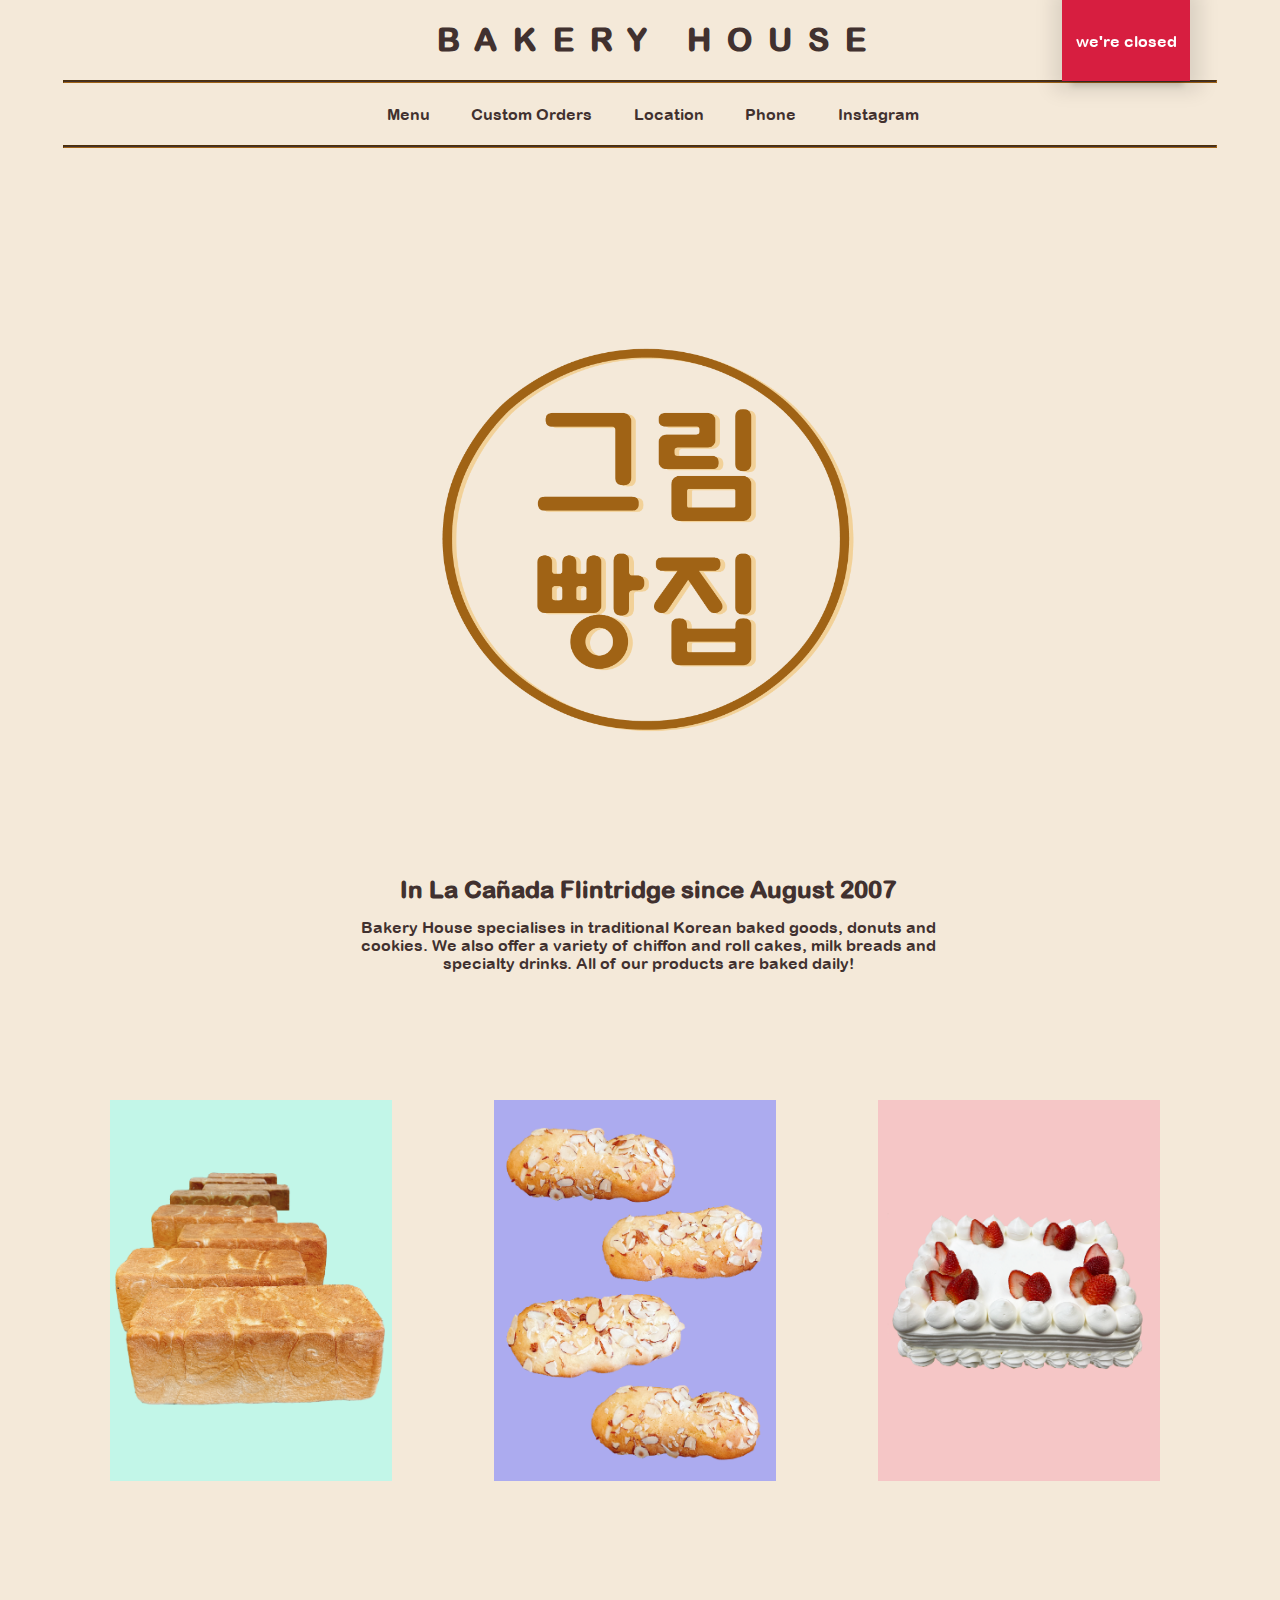
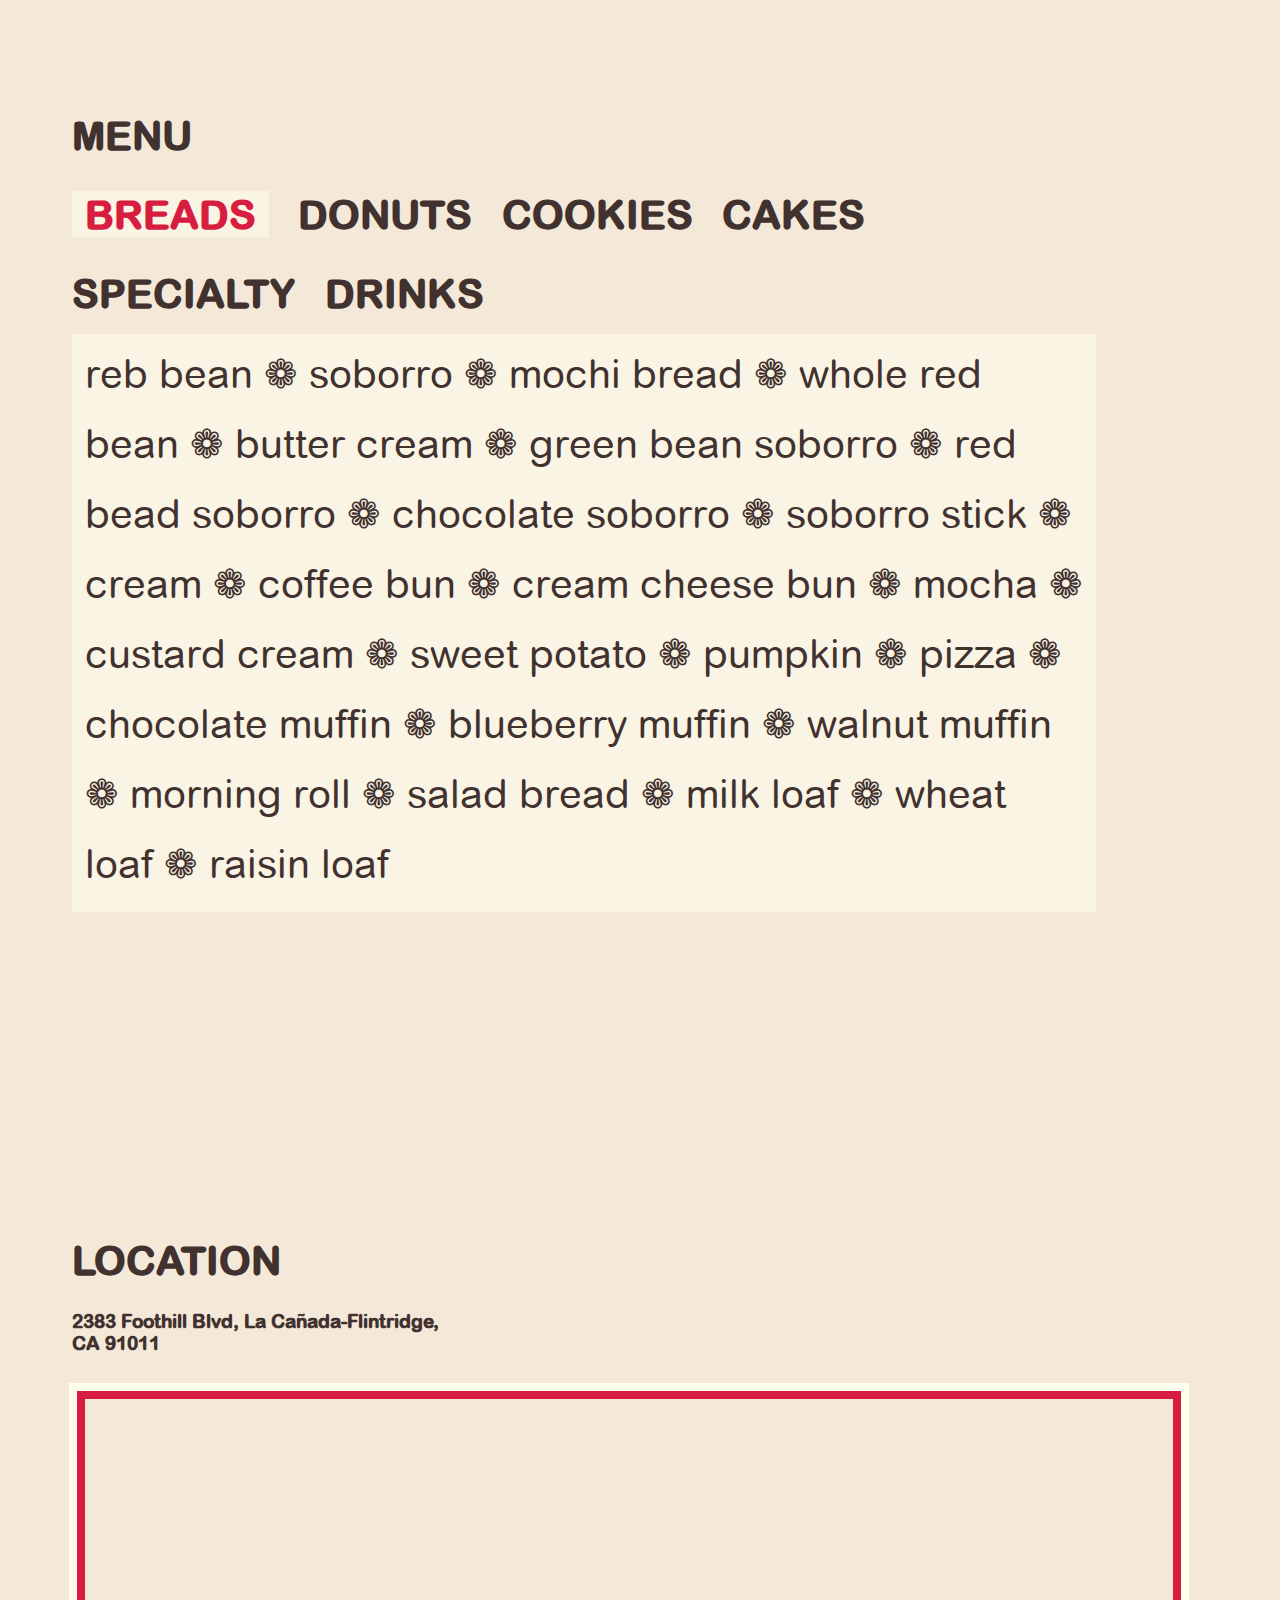
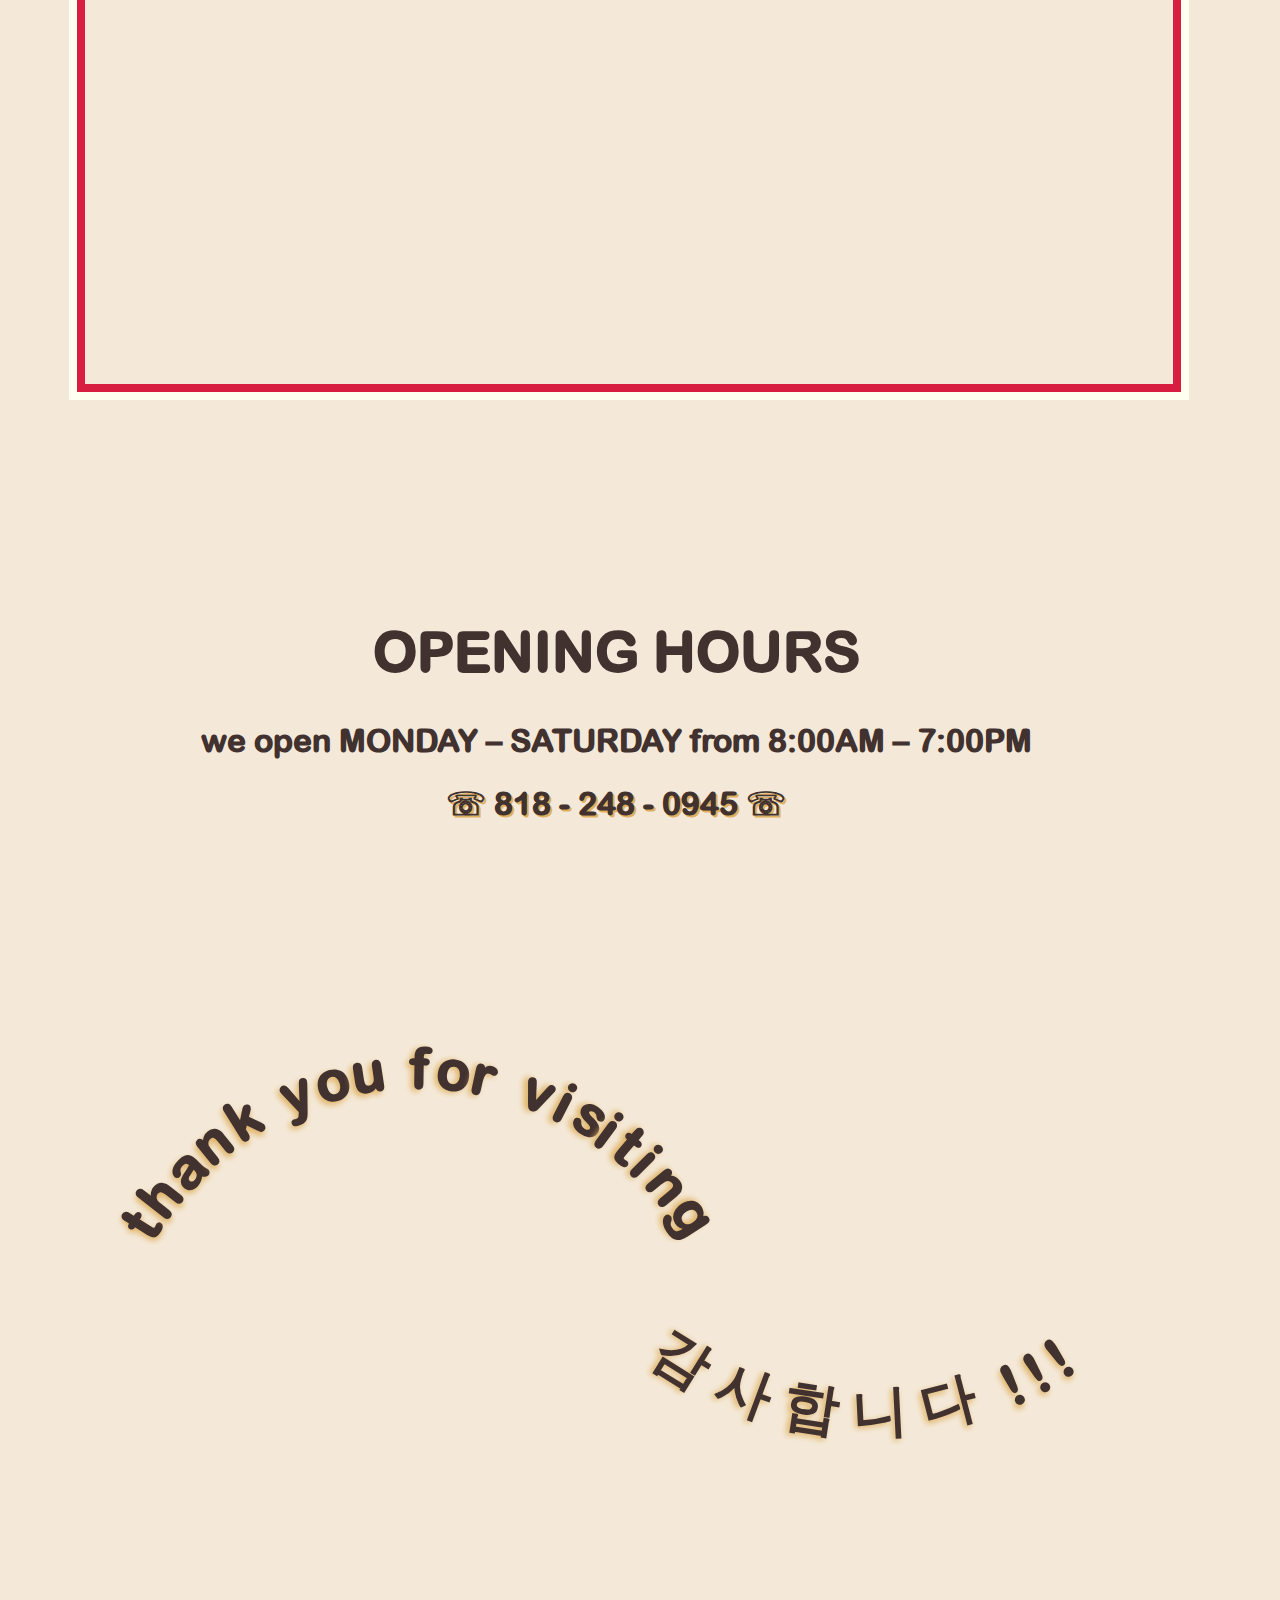
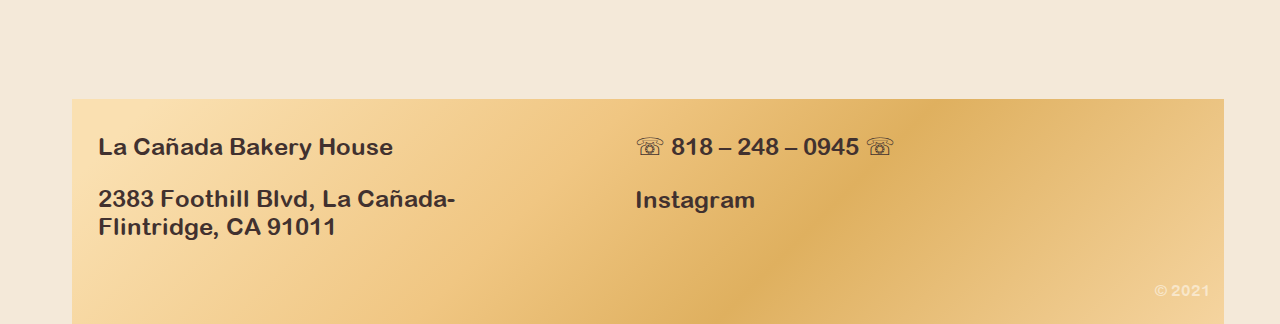
<file: index.html>
<!DOCTYPE html>
<html>
<head>
	<meta charset="utf-8">		
	<title>Bakery House La Cañada Flintridge</title>
	<meta name ="description" content="Bakery House specialises in traditional Korean baked goods, donuts and cookies. We also offer a variety of chiffon and roll cakes, milk breads and specialty drinks. All of our products are baked daily!">
	<meta name="keywords" content="Bakery, La Cañada, Los Angeles, Korean Bakery, Bakery House, La Cañada-Flintridge, 그림빵집, chiffon cake, cakes, red bean, California, Family Owned, Korean Food, Korean, Birthday Cake, Custom Cake, dessert, Custom Order, Fresh, drinks, cookies ">
	<link href="assets/css/main.css" media="all" rel="stylesheet" type="text/css" />
	<link rel="icon" href="assets/img/favicon.png" />
	<script type="text/javascript" src="assets/js/jquery-3.3.1.min.js"></script>
	<script src="https://code.jquery.com/jquery-3.3.1.min.js" 
        integrity="sha256-FgpCb/KJQlLNfOu91ta32o/NMZxltwRo8QtmkMRdAu8=" 
        crossorigin="anonymous"></script>
	<script type="text/javascript" src="assets/js/jquery.instagramFeed.js"></script>
	<script type="text/javascript" src="assets/js/circletype.min.js"></script>
	<script type="text/javascript" src="assets/js/jquery.fittext.js"></script>
</head>
<body>
	<div id="header">
		<h1>BAKERY HOUSE</h1>
		<div class="hours">
			<div class="statement"></div>
		</div> 
		<div></div> 
		<div class="secondShadow"></div>
		<hr>
		<div class="nav">
			<a href="#menuNav"><button>Menu</button></a>
			<a href="./orders.html"><button>Custom Orders</button></a>
			<a href="#location"><button>Location</button></a>
			<button><a href="tel:818-248-0945">Phone</a></button>
			<a href="https://www.instagram.com/lc_bakeryhouse/" target="_blank"><button>Instagram</button></a>
		</div>
		<hr>
	</div>
	
	<div id="wrapper">
			<div class="neon">
				<img class="logo" src="assets/img/logo2.png" alt="그림빵집 Bakery House Logo">	
			</div>
			<div class="about">
				<h2>In La Cañada Flintridge since August 2007</h2>
				<p>Bakery House specialises in traditional Korean baked goods, donuts and cookies. We also offer a variety of chiffon and roll cakes, milk breads and specialty drinks. All of our products are baked daily!</p>
			</div>
			<div class="set1">
				<div class="content img-clickBread">
			  		<img src="assets/img/website-01.png" alt="our signature milk bread">
			  		<p class="caption">BREAD</p></a>
				</div>
				<div class="content img-clickCookies">
			    	<img src="assets/img/website-02.png" alt="variety of cookies">
			    	<p class="caption">COOKIES</p>

			  	</div>
			  	<div class="content img-clickCake">
			    	<img src="assets/img/website-03.png" alt="chiffon cakes">
			    	<p class="caption">CAKE</p>
			  	</div>
			</div>
			<div id="menuNav" class="menu">
				<h1 id="menu">MENU</h1>
				<h2  class="clickBread highlight menuActive">BREADS</h2> <h2 class="clickDonut">DONUTS</h2> <h2 class="clickCookie">COOKIES</h2> <h2 class="clickCake">CAKES</h2> <h2 class="clickSpecial">SPECIALTY</h2> <h2 class="clickDrink">DRINKS</h2>
				<div id="bread" class="bread items active ">
					<p>reb bean ❁ soborro ❁ mochi bread ❁ whole red bean ❁ butter cream ❁ green bean soborro ❁  red bead soborro ❁ chocolate soborro ❁ soborro stick ❁ cream ❁ coffee bun ❁ cream cheese bun ❁ mocha ❁ custard cream ❁ sweet potato ❁ pumpkin ❁ pizza ❁ chocolate muffin ❁ blueberry muffin ❁ walnut muffin ❁ morning roll ❁ salad bread ❁ milk loaf ❁ wheat loaf ❁ raisin loaf</p>
				</div>
				<div class="donut">
					<p>red bean ❀ croquette ❀ sesame glutinous rice ball ❀ white bean ❀ twisted donut</p>
				</div>
				<div class="cookie">
					<p>white bean ✽ romeo ✽ cheese ✽ chocolate ✽ marble ✽ oatmeal ✽ cinnamon yam manjyu ✽ cinnamon green bean manjyu ✽ white bean manjyu ✽ thin almond senbei ✽  pastry ✽ sesame ✽ corn ✽ madeleine ✽ cinnamon  ✽ chocolate buche ✽ vanilla buche ✽ butter ring ✽ almond stick ✽ sesame ✽ assortment of macarons</p>
				</div>
				<div class="cake">
					<p>vanilla ✿ blueberry chiffon ✿ chocolate chiffon ✿ green tea chiffon ✿ mocha chiffon ✿ big castella ✿ small castella ✿ small chocolate ✿ vanilla mini cake ✿ chocolate mini cake ✿ orange cupcakes ✿ chocolate pound cake ✿ vanilla roll cake ✿ green tea roll cake ✿ chocolate roll cake ✿ sponge cake ✿ <a href="./orders.html">custom cakes</a></p>
				</div>
				<div class="specialty">
					<p>mochi [filled with red bean] ✻ shaved iced ✻ vanilla napoleon ✻ chocolate napoleon ✻ healthy castella ✻ tofu cracker</p>
				</div>	
				<div class="drink">
					<b style="text-decoration: underline lightSkyBlue">HOT</b>
					<p>yuzu tea  ❊ honey ginger  ❊ honey jujube  ❊ buckwheat  ❊ mulberry leaves  ❊ green tea  ❊ hot cocoa  ❊ coffee  ❊ milk tea  ❊ taro tea</p>

					<b style="text-decoration: underline salmon">COLD</b>
					<p>rice juice ❊ ice coffee ❊ ice green tea ❊ thai tea ❊ milk tea  ❊ taro tea ❊ lemonade [peach, mango, strawberry] ❊ smoothies [mango, strawberry, mocha latte, green apple] </p>
				</div>
			</div>
			<div id="location" class="location">
				<h1>LOCATION</h1>
				<h3>2383 Foothill Blvd, La Cañada-Flintridge,<br> CA 91011</h3>
				<iframe src="https://www.google.com/maps/embed?pb=!1m18!1m12!1m3!1d1385.5722515187595!2d-118.23044253587918!3d34.21916933707568!2m3!1f0!2f0!3f0!3m2!1i1024!2i768!4f13.1!3m3!1m2!1s0x80c2ea40b77635e7%3A0x86e8712a8aaf5cbb!2sBakery%20House!5e0!3m2!1sen!2sus!4v1603942462380!5m2!1sen!2sus allowfullscreen="" aria-hidden="false" tabindex="0"></iframe>
				<br><br><br><br><br><br>
			</div>
			<div class="time">
				<h1>OPENING HOURS</h1>
				<h2>we open MONDAY – SATURDAY from 8:00AM – 7:00PM</h2>
				<h2><a href="tel:818-248-0945">&#x260F; 818 - 248 - 0945 &#x260F;</a></h2>
			</div>
			<!-- <div class="igHeader"><a href="https://www.instagram.com/bakeryhouse_lacanada" target="_blank"><h1>OUR INSTAGRAM</h1></a></div>
			<div id="ig" class="instagram_feed"> -->
			<!-- </div> -->
			<div class="end">
				<h1 id="thankYou">thank you for visiting</h1>
				<h1 id="kThanks">감사합니다 !!!</h1>
			</div>	
			<div class="footer">
				<div class="text left">
					<p>La Cañada Bakery House</p>
					<p>2383 Foothill Blvd, La Cañada-Flintridge, CA 91011</p>
				 </div>	
				 <div class="text right">
				 	<p><a href="tel:818-248-0945">&#x260F; 818 – 248 – 0945 &#x260F;</a></p>
				 	<p><a href="https://www.instagram.com/lc_bakeryhouse" target="_blank">Instagram</a></p>
				 </div>
				<p class="copy">&#169; 2021</p>	
			</div>
	</div>
	<div id="floating"></div>		
	<script>

		$(document).on('click', 'a[href^="#"]', function(e) {
		    // target element id
		    var id = $(this).attr('href');
		    
		    // target element
		    var $id = $(id);
		    if ($id.length === 0) {
		        return;
		    }
		    e.preventDefault();
		    
		    var pos = $id.offset().top - 200;
		    
		    $('body, html').animate({scrollTop: pos});
		});

		$(document).ready(function() {

			var thanks = new CircleType(document.getElementById('thankYou'))
  			.radius(360);

			$(thankYou.element).fitText();

			var korean = new CircleType(document.getElementById('kThanks'))
			.dir(-1)
  			.radius(360);

  			$(kThanks.element).fitText();

			var today = new Date(),
				n = today.getHours(),
				date = $("<div/>"); 
	 		
			date.addClass("statement");


			if ((n < 19) && (n >= 8)){
				$(".statement").append("we're open!");
				$(".statement").css("color","#d71e40");
				$(".hours").css("background-color", "#f5d49f")
			}else{
				$(".statement").append("we're closed");
				$(".hours").css("background-color", "#d71e40")
				$(".statement").css("color","white");
			}

			$(".img-clickBread").click(function(){
				scrollTo($('#bread'),1500);
				showBread ();
			})

			function showBread () {
				$(".bread").css("display", "block");
				$(".donut").css("display", "none");
				$(".cake").css("display", "none");
				$(".cookie").css("display", "none");
				$(".drink").css("display", "none");
				$(".specialty").css("display", "none");

				$(".bread").addClass("active");
				$(".clickBread").addClass("menuActive");
				$(".clickBread").css("color","#d71e40");

				$(".clickCake").removeClass("menuActive");
				$(".clickCookie").removeClass("menuActive");
				$(".clickDrink").removeClass("menuActive");
				$(".clickDonut").removeClass("menuActive");
				$(".clickSpecial").removeClass("menuActive");

				$(".clickCake").css("color","#41312F");
				$(".clickDonut").css("color","#41312F");
				$(".clickCookie").css("color","#41312F");
				$(".clickDrink").css("color","#41312F");
				$(".clickSpecial").css("color","#41312F");
			}

			$(".clickBread").click(function() {
				showBread ()
			})

			$(".clickDonut").click(function() {
				$(".bread").css("display", "none");
				$(".donut").css("display", "block");
				$(".cake").css("display", "none");
				$(".cookie").css("display", "none");
				$(".drink").css("display", "none");
				$(".specialty").css("display", "none");

				$(".donut").addClass("active");
				$(".clickDonut").addClass("menuActive");
				$(".clickDonut").css("color","#d71e40");

				$(".clickCake").removeClass("menuActive");
				$(".clickBread").removeClass("menuActive");
				$(".clickCookie").removeClass("menuActive");
				$(".clickDrink").removeClass("menuActive");
				$(".clickSpecial").removeClass("menuActive");

				$(".clickCake").css("color","#41312F");
				$(".clickBread").css("color","#41312F");
				$(".clickCookie").css("color","#41312F");
				$(".clickDrink").css("color","#41312F");
				$(".clickSpecial").css("color","#41312F");

			});	

			$(".img-clickCake").click(function(){
				scrollTo($('#cake'),1500);
				showCake();
			})

			$(".clickCake").click(function() {
				showCake();
			})

			function showCake(){
				$(".bread").css("display", "none");
				$(".donut").css("display", "none");
				$(".cake").css("display", "block");
				$(".cookie").css("display", "none");
				$(".drink").css("display", "none");
				$(".specialty").css("display", "none");

				$(".cake").addClass("active");
				$(".clickCake").addClass("menuActive");
				$(".clickCake").css("color","#d71e40");

				$(".clickBread").removeClass("menuActive");
				$(".clickCookie").removeClass("menuActive");
				$(".clickDrink").removeClass("menuActive");
				$(".clickDonut").removeClass("menuActive");
				$(".clickSpecial").removeClass("menuActive");

				$(".clickBread").css("color","#41312F");
				$(".clickCookie").css("color","#41312F");
				$(".clickDrink").css("color","#41312F");
				$(".clickDonut").css("color","#41312F");
				$(".clickSpecial").css("color","#41312F");
			}

			$(".img-clickCookies").click(function(){
				scrollTo($('#cookie'),1500);
				showCookie();
			})

			$(".clickCookie").click(function() {
				showCookie();
			})

			function showCookie () {
				$(".bread").css("display", "none");
				$(".donut").css("display", "none");
				$(".cake").css("display", "none");
				$(".cookie").css("display", "block");
				$(".drink").css("display", "none");
				$(".specialty").css("display", "none");

				$(".cookie").addClass("active");
				$(".clickCookie").addClass("menuActive");
				$(".clickCookie").css("color","#d71e40");

				$(".clickBread").removeClass("menuActive");
				$(".clickCake").removeClass("menuActive");
				$(".clickDrink").removeClass("menuActive");
				$(".clickDonut").removeClass("menuActive");
				$(".clickSpecial").removeClass("menuActive");

				$(".clickBread").css("color","#41312F");
				$(".clickCake").css("color","#41312F");
				$(".clickDrink").css("color","#41312F");
				$(".clickDonut").css("color","#41312F");
				$(".clickSpecial").css("color","#41312F");
			}

			$(".clickDrink").click(function() {
				$(".bread").css("display", "none");
				$(".donut").css("display", "none");
				$(".cake").css("display", "none");
				$(".cookie").css("display", "none");
				$(".specialty").css("display", "none");
				$(".drink").css("display", "block");

				$(".drink").addClass("active");
				$(".clickDrink").addClass("menuActive");
				$(".clickDrink").css("color","#d71e40");

				$(".clickBread").removeClass("menuActive");
				$(".clickCookie").removeClass("menuActive");
				$(".clickCake").removeClass("menuActive");
				$(".clickDonut").removeClass("menuActive");
				$(".clickSpecial").removeClass("menuActive");

				$(".clickBread").css("color","#41312F");
				$(".clickCookie").css("color","#41312F");
				$(".clickCake").css("color","#41312F");
				$(".clickDonut").css("color","#41312F");
				$(".clickSpecial").css("color","#41312F");
			});

			$(".clickSpecial").click(function() {
				$(".bread").css("display", "none");
				$(".donut").css("display", "none");
				$(".cake").css("display", "none");
				$(".cookie").css("display", "none");
				$(".drink").css("display", "none");
				$(".specialty").css("display", "block");

				$(".specialty").addClass("active");
				$(".clickSpecial").addClass("menuActive");
				$(".clickSpecial").css("color","#d71e40");

				$(".clickBread").removeClass("menuActive");
				$(".clickCookie").removeClass("menuActive");
				$(".clickCake").removeClass("menuActive");
				$(".clickDonut").removeClass("menuActive");
				$(".clickDrink").removeClass("menuActive");

				$(".clickBread").css("color","#41312F");
				$(".clickCookie").css("color","#41312F");
				$(".clickCake").css("color","#41312F");
				$(".clickDonut").css("color","#41312F");
				$(".clickDrink").css("color","#41312F");
			});

			function getRandomInt(min, max) {
				return Math.floor(Math.random() * (max - min)) + min;
			}

			// var x1 = getRandomInt(25,40),
			// 	x2 = getRandomInt(55,75),
			// 	x3 = getRandomInt(85,95),
			// 	y1 = getRandomInt(80,100),
			// 	y2 = getRandomInt(155,175),
			// 	y3 = getRandomInt(180,195),
			// 	y4 = getRandomInt(220,235),
			// 	y5 = getRandomInt(200,205),
			// 	y5 = getRandomInt(240,265),
			// 	y6 = getRandomInt(255,275),
			// 	y7 = getRandomInt(260,280),
			// 	y8 = getRandomInt(315,325),
			// 	y9 = getRandomInt(300,305),
			// 	y10 = getRandomInt(360,365),
			// 	y11 = getRandomInt(380,395),
			// 	y12 = getRandomInt(400,405),
			// 	image = [],
			// 	image2 = [],
			// 	image3 = [];

			// var pickImage = new Array ();
			// 	image[0] = 'assets/img/cornBread.png';
			// 	image[1] = 'assets/img/madeleine.png';
			// 	image[2] = 'assets/img/manju.png';
			// 	var picker = image.length;
			// 	var x = Math.floor(picker*Math.random());

			// var pickImage2 = new Array ();
			// 	image2[0] = 'assets/img/mochi.png';
			// 	image2[1] = 'assets/img/redBean.png';
			// 	image2[2] = 'assets/img/redSoborro.png';
			// 	var picker2 = image2.length;
			// 	var x2 = Math.floor(picker2*Math.random());

			// var pickImage3 = new Array ();	
			// 	image3[0] = 'assets/img/sesame.png';
			// 	image3[1] = 'assets/img/soborro.png';
			// 	image3[2] = 'assets/img/twistedDonut.png';	
			// 	var picker3 = image3.length;
			// 	var x3 = Math.floor(picker3*Math.random());

			// $("body").append('<img class="floaty" src="' + image[x] + '" style="position: relative; top: '+ y1 +'vh; left: ' + 5 + 'vw; z-index: -3">');
			// $("body").append('<img class="floaty" src="' + image2[x2] + '" style="position: relative; top: '+ y2 +'vh; left: ' + 15 + 'vw; z-index: -3">');	
			// $("body").append('<img class="floaty" src="' + image3[x3] + '" style="position: relative; top: '+ y3 +'vh; left: ' + 34 + 'vw; z-index: -3">');

			// $("body").append('<img class="floaty" src="' + image[x2] + '" style="position: relative; top: '+ y4 +'vh; left: ' + -45 + 'vw; z-index: -3">');
			// $("body").append('<img class="floaty" src="' + image2[x] + '" style="position: relative; top: '+ y5 +'vh; left: ' + 5 + 'vw; z-index: -3">');	
			// $("body").append('<img class="floaty" src="' + image3[x3] + '" style="position: relative; top: '+ y6 +'vh; left: ' + -20 + 'vw; z-index: -3">');

			// $("body").append('<img class="floaty" src="' + image[x3] + '" style="position: relative; top: '+ y7 +'vh; left: ' + 5 + 'vw; z-index: -3">');
			// $("body").append('<img class="floaty" src="' + image2[x2] + '" style="position: relative; top: '+ y8 +'vh; left: ' + -20 + 'vw; z-index: -3">');	
			// $("body").append('<img class="floaty" src="' + image3[x] + '" style="position: relative; top: '+ y9 +'vh; left: ' + 34 + 'vw; z-index: -3">');

			// $("body").append('<img class="floaty" src="' + image[x] + '" style="position: relative; top: '+ y10 +'vh; left: ' + 0 + 'vw; z-index: -3">');
			// $("body").append('<img class="floaty" src="' + image2[x2] + '" style="position: relative; top: '+ y11 +'vh; left: ' + 10 + 'vw; z-index: -3">');	
			// $("body").append('<img class="floaty" src="' + image3[x3] + '" style="position: relative; top: '+ y12 +'vh; left: ' + 20 + 'vw; z-index: -3">');




		})

	$(window).scroll(function() {

		var y = window.pageYOffset * 2
  			$('.floaty').css({ transform: 'rotate(' + window.pageYOffset / 12 + 'deg)' });
		}); 	

	$(window).on('load', function(){

		if (window.innerWidth<600){
		  		$.instagramFeed({
		    	"username": "lc_bakeryhouse",
		   		"container": "#ig",
		    	"items": 4,
				"items_per_row": 1,
				"margin": 4,
				"width" : "100%"

	  		});
		  	console.log (innerWidth);	
		  }else{
		  		$.instagramFeed({
		    	"username": "lc_bakeryhouse",
		   		"container": "#ig",
		    	"items": 6,
				"items_per_row": 3,
				"margin": 2
	  		});	
		  }

	});


	</script>	
</body>
</html>
</file>
<file: assets/css/main.css>
html, h1, h2, h3, h4, h5, h6, p, div, span, img, ul, li, select, {
	padding: 0;
	margin: 0;
}

@font-face {font-family: "bakery"; src: url("../Arial-Rounded-Bold.ttf");}
@font-face {font-family: "bakeryLight"; src: url("../arial-rounded-mt-regular.ttf");}

body {
	background-color: #F4E9D9;
	overflow-x: hidden;
}

#header {
	font-family: "bakery";
	position: fixed;
	text-align: left;
	width: 100vw;
	top: 0;
	right: 0;
	height: 20vh;
	background-color: #F4E9D9;
	z-index: 2
}

#header h1 {
	margin-left: 3vw;
	text-align: center;
	letter-spacing: .5em;
	color: #41312F
}

#header button{
	font-family: "bakery";
	font-size: 1em;
    margin: 1vw 0vw 1vw 2vw;
    border: none;
    background-color: #F4E9D9;
    color: #41312F
}

#header.inner {
	height: 22vh
}

.hours {
	width: 10vw;
	height: 9vh;
	/*background-color: #ead1a9;*/
	position: fixed;
	top: 0;
	right: 7vw;
	text-align: center;
	-webkit-box-shadow: 1px 13px 6px -8px rgba(0,0,0,0.15); 
	box-shadow: 1px 13px 6px -8px rgba(0,0,0,0.15);
}

.secondShadow{
	width: 10vw;
	height: 9vh;
	position: fixed;
	top: 0;
	right: 7vw;
	-webkit-box-shadow: 1px 0px 18px 10px rgba(0,0,0,0.1); 
	box-shadow: 1px 0px 18px 10px rgba(0,0,0,0.1);
}

.statement {
	padding-top: 3.5vh;
	font-size: 1em
}

button:hover{
	cursor: pointer;
}

hr {
	max-width: 90vw;
	background-color: #41312F;
	border-color: #A06315;
	height: 1pt;
}

.nav {
	text-align: center;
}

.nav a{
	color: #41312F;
	text-decoration: none;
}

button:hover {
	text-decoration: underline;
}

button:focus{
	outline: none;
}


#header a {
	text-decoration: none;
}

#header button.here {
	background-color: #ead1a9;
	color: rgb(215, 30, 64);
	padding: .5em
}

.floaty{
	opacity: 0.3;
}


#wrapper{
	font-family: "bakery";
	position: absolute;
	top: 5vh;
	z-index:-1;
	width: 100vw;
	height: 100%;
	color: #41312F	
}

#wrapper.error{
	top: 20vh;
	text-align: center;
	overflow-y: hidden;
	height: 65vh;
}

#wrapper.error h4 {
	color: rgb(215, 30, 64);
	font-size: 5em;
	z-index: -1;
	opacity: .75
}

.error a{
	color: #41312F;
	text-decoration: underline solid 5px #ead1a9 ;
}

.error a:hover {
	background-color: #ead1a9;
    color: rgb(215, 30, 64);
	padding: 5px;
	text-decoration: none;
}

.neon{
	position: relative;
	margin-top: 20vh;
	height: 70vh;
}

img.logo {
	position: absolute;
	margin-top: 0vh;
	top: 50%;
	left: 50%;
	transform: translate(-50%,-50%);
	max-width: 35vw;
}

.about{
	max-width: 100vw;
	height: 25vh;
	position: relative;
	text-align: center;
}

.about p{
	max-width: 75vw;
	position: absolute;
	top: 3vh;
	left: 50%;
	transform: translate(-50%,-0%);
	text-align: center;
}

.set1 {
	position: relative;
	width: 100vw;
	height: 65vh;
}

.content {
	margin-left: 8vw;
}

.set1 .content {
	position: relative; 
	float: left;
}

.content img{
	max-width: 22vw;
}

.caption {
	display: none;
	position: absolute;
	max-width: 22vw;
	text-align: center;
	top: 25%;
	left: 50%;
	transform: translate(-50%,-0%);
	font-size: 4em;
	color: white;
	background-color: #A06315;
}

.content:hover img {
	filter: grayscale(1);
	cursor: pointer;
}

.content:hover .caption {
	display: block;
	filter: blur(0);
	cursor: pointer;
}

#menu {
	scroll-margin-top: 150px;
}

.menu {
	position: relative;
	height: 95vh;
	width: 80vw;
	text-align: left;
	margin-left: 5vw;
}

.menu h1{
	font-size: 2.5em;
	padding-bottom: 0;
	margin-bottom: 0;
}

.menu h2 {
	font-size: 2.5em;
	display: inline-block;
	padding-bottom: 0;
	margin-bottom: 0;
	text-align: left;
	margin-right: 2vw;
}

.menu h2:hover {
	background-color: white;
	text-decoration: underline;
	cursor: pointer;
}

.menu p {
	font-family: "bakeryLight";
	font-size: 2.5em;
	line-height: 1.75em;
	display: inline-block;
	flex-wrap: wrap;
	padding-bottom: 0;
	margin-top: 0;
	margin-bottom: 0;
}

.menu b {
	font-size: 2.5em;
	line-height: 1.75em;
	display: inline-block;
	flex-wrap: wrap;
	padding-bottom: 0;
	margin-bottom: 0;
}

.bread {
	margin-top: 2vh
}

.donut, .cookie, .cake, .drink, .specialty {
	display: none;
	margin-top: 2vh;
}

.cake a {
	font-family: "bakeryLight";
	color: #41312F
}

.cake a:hover {
	color: rgb(215, 30, 64);
}

.menuActive{
	background-color: rgba(255, 255, 240,0.5);
	padding-left: 1vw;
	padding-right: 1vw;
	color: #d71e40
}

.active {
	background-color: rgba(255, 255, 240,0.5);
	padding: 1vh 1vw 1vh 1vw;
}

.highlight{
	color: #d71e40
}

#location {
	 scroll-margin-top: 180px;
}

.location {
	position: relative;
	width: 80vw;
	height: 105vh;
	text-align: left;
	margin-top: 30vh;
	margin-left: 5vw;
}

.location h1{
	font-size: 2.5em;
}

.location iframe{
	margin-top: 3vh;
	margin-left: 1vw;
	width: 85vw;
	height: 65vh;
	border: none;
	-webkit-box-shadow: 0em 0em 0px 0.5em #d71e40, 0em 0em 0px 1em rgba(255, 255, 240,1) ; 
	box-shadow: 0em 0em 0px 0.5em #d71e40, 0em 0em 0px 1em rgba(255, 255, 240,1) ;
}

.time{
	position: relative; 
	width: 85vw;
	height: 40vh;
	text-align: center;
	margin-left: 5vw;
}

.time h1 h2 {
	position: absolute;
	margin-left: 2vh;
}

.time h1{
	font-size: 3.5em;
}

.time h2{
	font-size: 2em
}

.time a{
	color: #41312F;
	text-decoration: none;
	text-shadow:  2px 2px rgb(223,176,95);
}

.instagram_profile{
	display: none
}

.igHeader {
	position: relative;
	width: 85vw;
	height: 10vh;
	text-align: left;
	margin-left: 5vw;
}

.igHeader h1{
	position: absolute;
}

.igHeader a {
	color: #41312F
}

.instagram_gallery {
	position: relative;
	height: 120vh;
	margin-left: 5vw;
	width: 90vw;
}

a.instagram-image img {
	max-width: 25vw
}

.footer {
	position: relative;
	height: 25vh;
	width: 90vw;
	margin-left: 5vw;
	margin-right: 5vw;
	padding:0;
	bottom: 0;
	background: rgb(245,212,159);
	background: linear-gradient(315deg, rgba(245,212,159,1) 0%, rgba(223,176,95,1) 37%, rgba(240,198,130,1) 59%, rgba(250,224,177,1) 94%);
}

#footer {
	font-family: "bakery";
	position: absolute;
	bottom: 0;
	height: auto;
	width: 90vw;
	margin-left: 5vw;
	margin-right: 5vw;
	padding:0;
	background: rgb(245,212,159);
	background: linear-gradient(315deg, rgba(245,212,159,1) 0%, rgba(223,176,95,1) 37%, rgba(240,198,130,1) 59%, rgba(250,224,177,1) 94%);
}

.text {
	width: 100vw;
	float: left;
	margin-top: 1vh;
	margin-left: 2vw;
	font-size: 1.5em;
	text-align: left
}

.left{
	max-width: 35vw;
	position: relative;
}

.right {
	padding-left: 5vw;
	max-width: 35vw;
	position: relative;
}

.right a {
	color: #41312F;
	text-decoration: none
}

.copy{
	position: absolute;
	bottom: 1vh;
	right: 1vw;
	color: rgba(255,255,255,0.5);
}

.end {
	position: relative;
	height: 80vh;
}

#thankYou {
	position: absolute;
	top: 2vh;
	left: -10vw;
	width: 84vw;
	text-align: center;
	font-size: 3.5em;
	letter-spacing: 0.1em;
	text-shadow: -3px 2px 6px rgb(223,176,95);
}

#kThanks{
	position: absolute;
	top: 35vh;
	right: -9vw;
	width: 84vw;
	text-align: center;
	font-size: 3.5em;
	letter-spacing: 0.1em;
	text-shadow: -3px 2px 6px rgb(223,176,95);
}

.orders{
	position: relative;
	margin-top: 25vh;
	padding-left: 0;
	text-align: center;
}

.orders h1{
	font-size: 3.5em;
	margin: .25em;
	-webkit-text-stroke: 1px rgb(215, 30, 64);
	-webkit-text-fill-color: #F4E9D9;
/*    #F4E9D9;*/
}

.orders h1:hover {
	color:  rgb(215, 30, 64);
	-webkit-text-stroke: 0px;
	-webkit-text-fill-color: rgb(215, 30, 64);
}

.orders span {
	-webkit-text-stroke: 2px rgb(215, 30, 64);
}
.orders h2{
	font-size: 2em;
}

ul.order-list {
	padding-left: 0;
	list-style: none;
}

ul.product {
	text-align: left;
	position: absolute;
	left: 50%;
	transform: translate(-50%,0);
	padding: 0;
	list-style: inside url("../img/flower-bullet.svg");
}

.show-button{
	width: 2vw
}

.details {
	display: none;
}

.parragraph {
	font-size: 1.5em;
}

.cake-images{
	width: 100vw;
	padding-top: 15vh;
	margin-left: 5vw;
}

.images{
	margin-left: 5vw;
	margin-right: 5vw;
	border: double 5px white;

}

.placeholder {
	border: double 5px white;
	position: relative;
	float: left;
	display: inline-block;
	margin-bottom: 10vh;
}

img.placeholder {
	margin-left: 4vw;
	margin-right: 4vw;
	max-width: 35vw;
	height: auto
}

img.chiffonImg {
	max-width: 15vw;
	border: double 5px white;
	position: relative;
	float: left;
	display: inline-block;
	margin-left: 1vw;
	margin-bottom: 10vh;
}

img.cupImg{
	max-width: 90vw;
}

img.croqImg{
	max-width: 89vw;
}

@media only screen 
	and (min-device-width: 320px)
	and (max-device-width: 650px)  {

		#header {
			height: 10vh;
			left: 11vw;
			padding-top: 2vh;
		}

		#header h1 { 	
			margin-left: 0vw;
		}

		#header button {
			font-size: 1.75em;
			margin: 1vw 0vw 1vw 3vw;
		}

		.hours{
			width: 20vw;
			height: 5vh;
			right: 7vw;
		}

		.secondShadow {
    		width: 20vw;
    		height: 5vh;
    		right: 7vw;
		}

		.statement {
			padding-top: 1.5vh;
			font-size: 1.5em
		}

		.neon {
			height: 60vh;
			left: 9vw;
		}

		img.logo {
			max-width: 75vw;
			left: 55%;
		}

		.about {
		    position: relative;
		    left: 12vw
		}

		.about h2 {
			width: 85vw;
			font-size: 3em;
			margin-left: 8vw;
		}

		.about p {
			width: 90vw;
			padding-top: 3vh;
			font-size: 2em;
		}

		.set1 {
			height: 180vh;
			left: 8vw;
		}

		.content {
			margin-left: 10vw;
		}

		.content img{
			max-width: 90vw;
			padding-top: 2vh;
			padding-bottom: 3vh;
		}

		.caption{
			max-width: 100vw;
		    top: 35%;
		    left: 50%;
		    transform: translate(-50%,-50%);
		    font-size: 8em;
		}

		.menu {
			height: 90vh;
			width: 95vw;
		}

		.menu h1 {
			font-size: 4em;
		}

		.specialty, .drink {
			margin-top: 2vh;
		}

		#location {
			top: 10vh;
			scroll-margin-top: 180px;
			height: 100vh;
		}

		.location{
			height: 95vh
		}

		.location h1 {
			font-size: 4em;
		}

		.location h3{
			font-size: 2em;
		}

		.location iframe{
			width: 95vw;
			margin-left: 7vw;
		}

		.time {
			max-width: 100vw;
			margin-left: 12vw;
		}

		.time h1{
			font-size: 5em;
		}

		.time h2{
			font-size: 3em;
		}

		.igHeader h1{
			font-size: 4em;
		}

		.instagram_gallery {
			height: 205vh;
			margin-left: 7vw;
		}

		a.instagram-image img {
			max-width: 100vw;
			width: 100vw;
		}


		#thankYou{
			font-size: 5.5em;
			left: 12vw;
			top: 15vh;
		}

		#kThanks {
			font-size: 5.5em;
			top: 45vh;
    		right: -22vw;
    		width: 90vw;
		}

		.end {
			height: 75vh;
		}

		.footer {
			height: 25vh;
			margin-left: 0;
			margin-right: 0;
			width: 122vw;
		}

		.left {
			max-width: 45vw;
			margin-left: 10vw
		}

		.right{
			padding-left: 7vw;
			max-width: 45vw
		}

		.text {
			font-size: 2.66em;
		}

		.copy {
			font-size: 2em;
			bottom: 0vh;
			right: 3vw;
		}

		#header.error {
			left: 0;
			top: 10vh;
			font-size: 2em;
		}

		#wrapper.error{
			top: 30vh;
			text-align: center;
			overflow-y: hidden;
		}

		#wrapper.error h1{
			font-size: 3em
		}

		#wrapper.error h4{
			font-size: 8em
		}

		/*inner page*/

		#header.inner{
			height: 12vh;
		}

		.orders {
			margin-top: 15vh;
		}

		#wrapper.inner-wrapper {
			width: auto;
			position: absolute;
		}

		.orders h1 {
			font-size: 4em;
		}

		.orders h2 {
			font-size: 2.5em;
		}

		.show-button {
			width: 4vw;
		}

		.parragraph{
			font-size: 2em
		}

		.cake-images {
			width: auto;
			padding-top: 10vh
		}

		img.placeholder{
			max-width: 46vw;
		}

		img.chiffonImg{
			max-width: 20vw;
			margin-bottom: 5vh
		}

		.mCup{
			background-color: #f5c6c6
		}

		.mCroq{
			background-color: #c9f4cf
		}

		.footer.inner-footer{
			top: 5vh
		}
    }

@media only screen 
	and (min-device-width: 375px) 
	and (max-device-width: 736px) 
	and (-webkit-min-device-pixel-ratio: 3) { 

		#header {
			height: 10vh;
			left: 8vw;
		}

		#header h1 { 	
			margin-left: 0vw;
		}

		#header button {
			font-size: 1.75em;
			margin: 1vw 0vw 1vw 3vw;
		}

		.hours{
			width: 20vw;
			height: 5vh;
			right: 7vw;
		}

		.secondShadow {
    		width: 20vw;
    		height: 5vh;
    		right: 7vw;
		}

		.statement {
			padding-top: 2vh;
			font-size: 1.5em
		}

		img.logo {
			max-width: 75vw;
			left: 55%;
		}

		.neon {
			margin-top: 20vh;
			height: 60vh;
			left: 5vw;
		}

		.about {
			left: 9vw;
		}

		.set1 {
			height: 180vh;
			left: 3vw;
		}

		.content img{
			max-width: 90vw;
			padding-top: 2vh;
			padding-bottom: 3vh;
		}

		.menu {
			height: 50vh;
		}

		.menu h1 {
			font-size: 2.5em;
		}

		.menu h2 {
			font-size: 2.5em;
		}

		.menu p {
			font-size: 2.5em;
			line-height: 1.75em;
		}

		.menu b {
			font-size: 2.5em;
			line-height: 1.75em;
		}

		#location {
			top: 10vh;
			margin-top: 0;
			height: 90vh;
		}

		.location {
			height: 105vh
		}

		.location h1{
			font-size: 2.5em;
		}

		.location iframe{
			margin-top: 3vh;
			margin-left: 1vw;
			width: 95vw;
			height: 65vh;
		}

		.time {
			height: 25vh
		}

		.time h1{
			font-size: 3.5em;
		}

		.time h2{
			font-size: 2em
		}

		.text {
			font-size: 2.33em;
		}

		.left {
			max-width: 50vw
		}

		.right {
			padding-left: 4vw;
			max-width: 40vw
		}

		.end {
			height: 90vh
		}

		#thankYou {
			top: 65vh;
    		left: 0vw;
			font-size: 5.5em;
			letter-spacing: 0.1em;
		}

		#kThanks {
			top: 85vh;
			left: 24vw;
			font-size: 5.5em;
			letter-spacing: 0.1em;
		}

		.footer {
			position: relative;
			height: 20vh;
			margin-left: 0;
			margin-right: 0;
			width: 114vw;
		}

		.copy {
			font-size: 2em
		}

		#header.error {
			left: 0;
			top: 10vh;
			font-size: 2em;
		}

		#wrapper.error{
			top: 30vh;
			text-align: center;
			overflow-y: hidden;
		}

		#wrapper.error h1{
			font-size: 3em
		}

		#wrapper.error h4{
			font-size: 8em
		}

		/*inner page*/

		#header.inner{
			height: 12vh;
		}

		.orders {
			margin-top: 15vh;
		}

		#wrapper.inner-wrapper {
			width: auto;
			position: absolute;
		}

		.orders h1 {
			font-size: 4em;
		}

		.orders h2 {
			font-size: 2.5em;
		}

		.show-button {
			width: 4vw;
		}

		.parragraph{
			font-size: 2em
		}

		.cake-images {
			width: auto;
			padding-top: 10vh
		}

		img.placeholder{
			max-width: 46vw;
		}

		img.chiffonImg{
			max-width: 20vw;
			margin-bottom: 5vh
		}

		.mCup{
			background-color: #f5c6c6
		}

		.mCroq{
			background-color: #c9f4cf
		}

		.footer.inner-footer{
			top: 5vh
		}

  }
</file>
